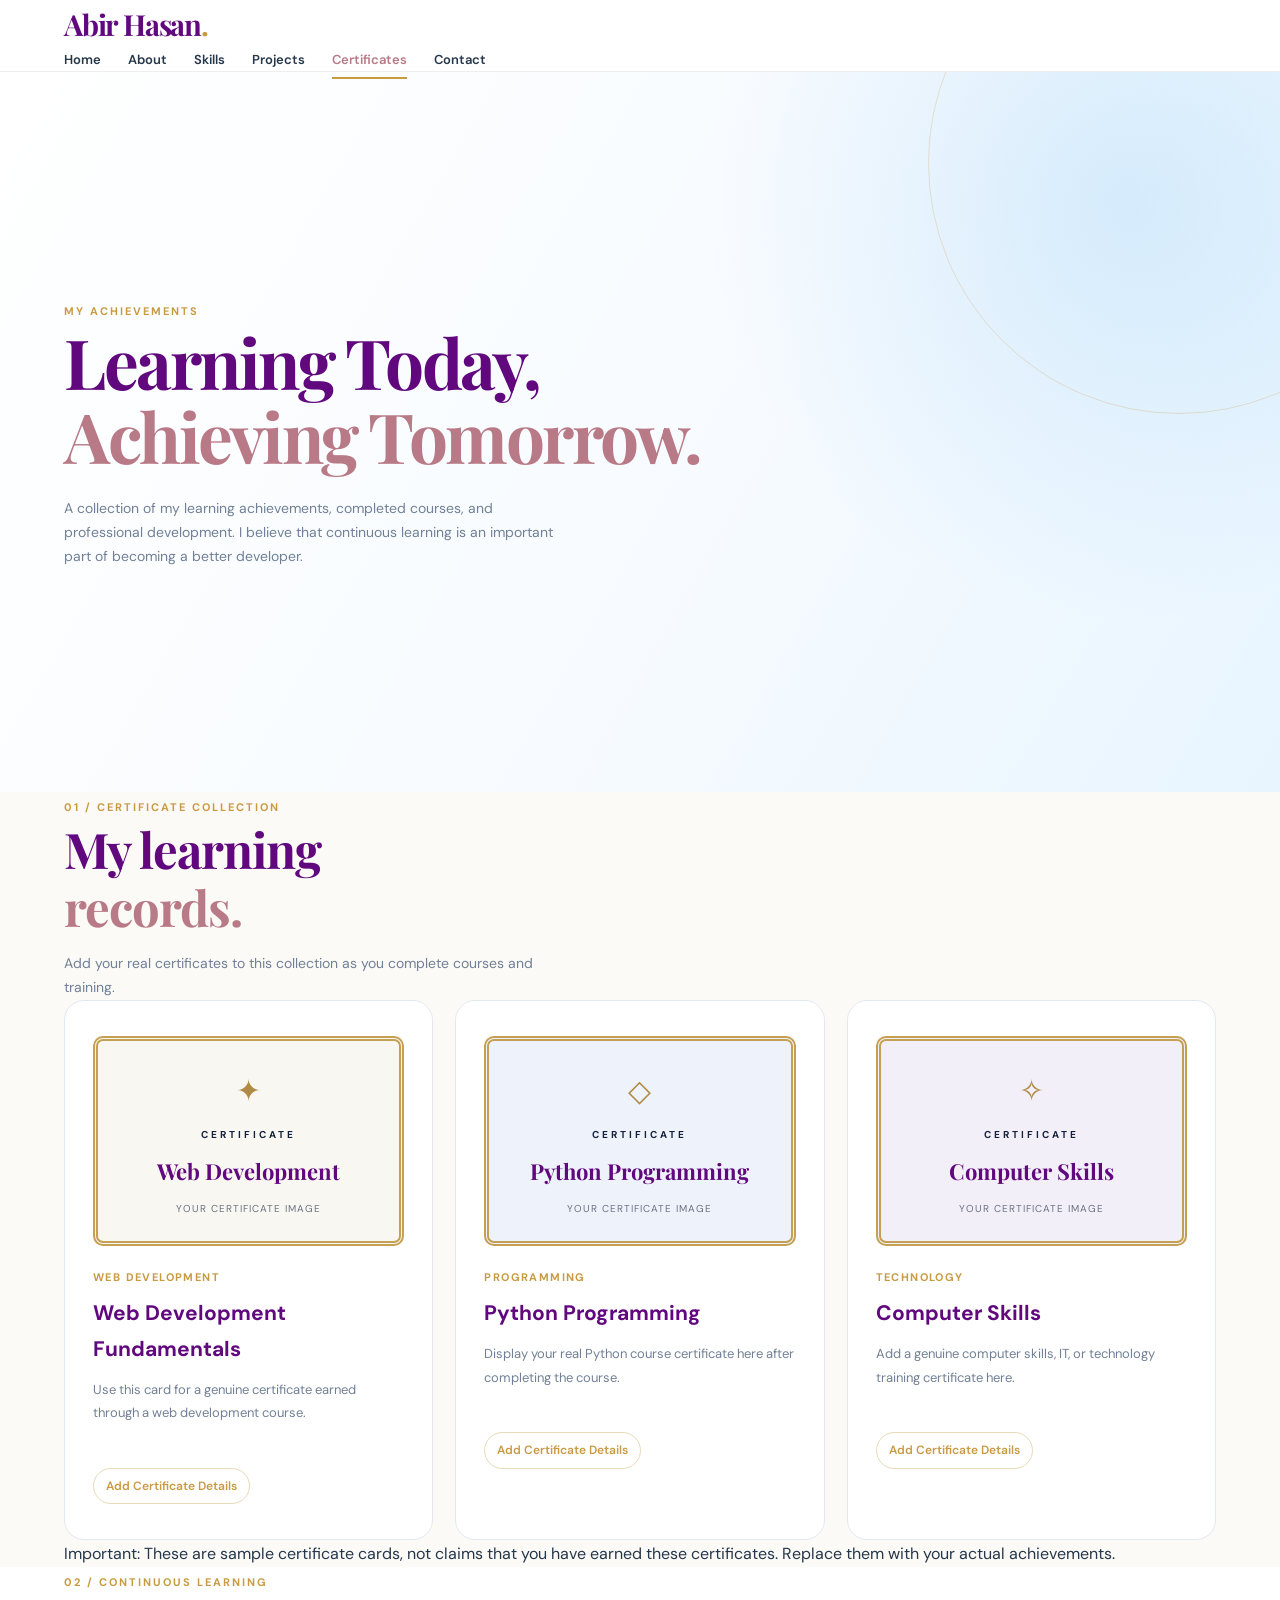
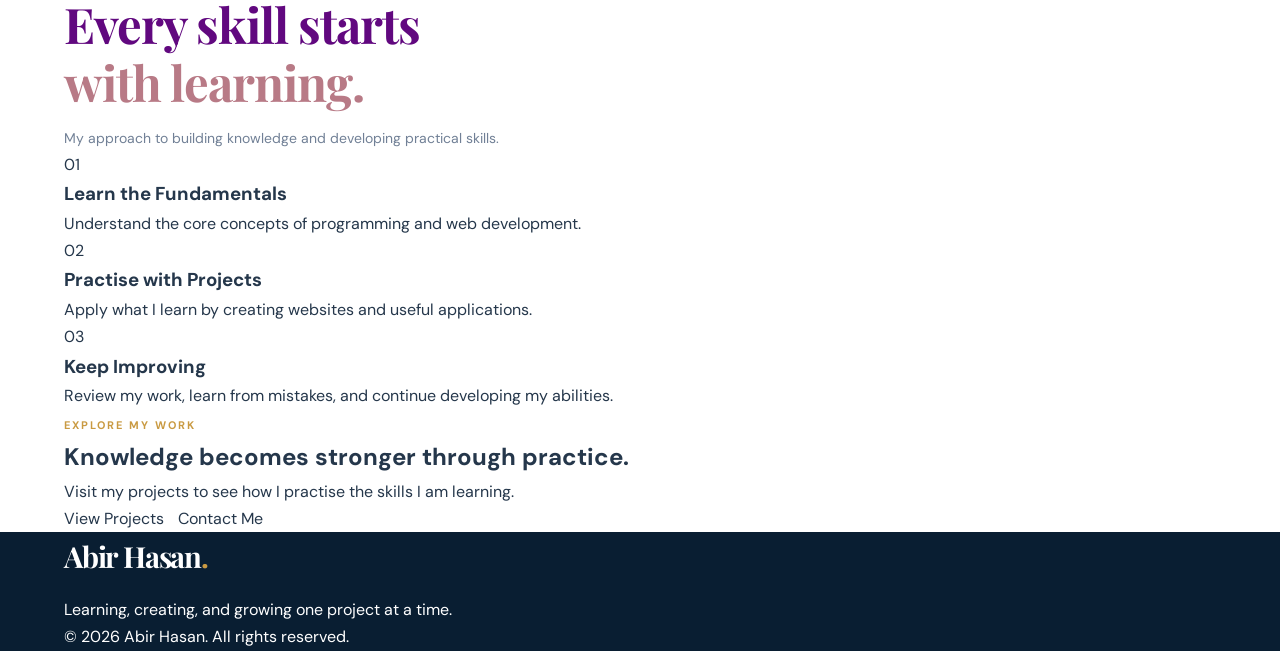
<file: certificates.html>
<!DOCTYPE html>
<html lang="en">
<head>
    <meta charset="UTF-8">
    <meta name="viewport" content="width=device-width, initial-scale=1.0">

    <meta name="description"
          content="Explore the certificates, courses, and learning achievements of Abir Hasan.">

    <title>Certificates | Abir Hasan</title>

    <link rel="preconnect" href="https://fonts.googleapis.com">
    <link rel="preconnect" href="https://fonts.gstatic.com" crossorigin>

    <link href="https://fonts.googleapis.com/css2?family=DM+Sans:wght@400;500;600;700&family=Playfair+Display:wght@400;500;600;700&display=swap"
          rel="stylesheet">

    <link rel="stylesheet" href="style.css">
</head>

<body>

    <!-- HEADER -->
    <header class="site-header">
        <div class="container nav-container">

            <a href="index.html" class="logo">
                Abir Hasan<span>.</span>
            </a>

            <button class="menu-toggle"
                    id="menuToggle"
                    type="button"
                    aria-label="Open navigation"
                    aria-expanded="false"
                    aria-controls="navMenu">
                <span></span>
                <span></span>
                <span></span>
            </button>

            <nav class="nav-menu" id="navMenu"
                 aria-label="Main navigation">
                <a href="index.html" class="nav-link">Home</a>
                <a href="about.html" class="nav-link">About</a>
                <a href="skills.html" class="nav-link">Skills</a>
                <a href="projects.html" class="nav-link">Projects</a>
                <a href="certificates.html" class="nav-link active"
                   aria-current="page">Certificates</a>
                <a href="contact.html" class="nav-link">Contact</a>
            </nav>

        </div>
    </header>

    <main>

        <!-- HERO -->
        <section class="section hero">
            <div class="container">

                <div class="section-heading">

                    <span class="eyebrow">
                        <span class="eyebrow-line"></span>
                        MY ACHIEVEMENTS
                    </span>

                    <h1 class="section-title">
                        Learning Today,
                        <span class="text-gradient">Achieving Tomorrow.</span>
                    </h1>

                    <p class="section-description">
                        A collection of my learning achievements,
                        completed courses, and professional development.
                        I believe that continuous learning is an important
                        part of becoming a better developer.
                    </p>

                </div>
            </div>
        </section>

        <!-- CERTIFICATE COLLECTION -->
        <section class="section skills-section">
            <div class="container">

                <div class="section-heading">
                    <span class="eyebrow">01 / CERTIFICATE COLLECTION</span>

                    <h2 class="section-title">
                        My learning
                        <span class="text-gradient">records.</span>
                    </h2>

                    <p class="section-description">
                        Add your real certificates to this collection
                        as you complete courses and training.
                    </p>
                </div>

                <div class="skills-grid">

                    <!-- CERTIFICATE 1 -->
                    <article class="skill-card certificate-card">

                        <div class="certificate-preview">
                            <span class="certificate-symbol">✦</span>
                            <span class="certificate-label">
                                CERTIFICATE
                            </span>
                            <h3>Web Development</h3>
                            <span class="certificate-placeholder">
                                YOUR CERTIFICATE IMAGE
                            </span>
                        </div>

                        <div class="project-category">WEB DEVELOPMENT</div>

                        <h3>Web Development Fundamentals</h3>

                        <p>
                            Use this card for a genuine certificate
                            earned through a web development course.
                        </p>

                        <span class="project-status">
                            Add Certificate Details
                        </span>

                    </article>

                    <!-- CERTIFICATE 2 -->
                    <article class="skill-card certificate-card">

                        <div class="certificate-preview certificate-blue">
                            <span class="certificate-symbol">◇</span>
                            <span class="certificate-label">
                                CERTIFICATE
                            </span>
                            <h3>Python Programming</h3>
                            <span class="certificate-placeholder">
                                YOUR CERTIFICATE IMAGE
                            </span>
                        </div>

                        <div class="project-category">PROGRAMMING</div>

                        <h3>Python Programming</h3>

                        <p>
                            Display your real Python course certificate
                            here after completing the course.
                        </p>

                        <span class="project-status">
                            Add Certificate Details
                        </span>

                    </article>

                    <!-- CERTIFICATE 3 -->
                    <article class="skill-card certificate-card">

                        <div class="certificate-preview certificate-purple">
                            <span class="certificate-symbol">✧</span>
                            <span class="certificate-label">
                                CERTIFICATE
                            </span>
                            <h3>Computer Skills</h3>
                            <span class="certificate-placeholder">
                                YOUR CERTIFICATE IMAGE
                            </span>
                        </div>

                        <div class="project-category">TECHNOLOGY</div>

                        <h3>Computer Skills</h3>

                        <p>
                            Add a genuine computer skills, IT, or
                            technology training certificate here.
                        </p>

                        <span class="project-status">
                            Add Certificate Details
                        </span>

                    </article>

                </div>

                <p class="progress-note">
                    Important: These are sample certificate cards,
                    not claims that you have earned these certificates.
                    Replace them with your actual achievements.
                </p>

            </div>
        </section>

        <!-- LEARNING PHILOSOPHY -->
        <section class="section journey-section">
            <div class="container">

                <div class="section-heading">
                    <span class="eyebrow">02 / CONTINUOUS LEARNING</span>

                    <h2 class="section-title">
                        Every skill starts
                        <span class="text-gradient">with learning.</span>
                    </h2>

                    <p class="section-description">
                        My approach to building knowledge and
                        developing practical skills.
                    </p>
                </div>

                <div class="journey-list">

                    <article class="journey-item">
                        <div class="journey-marker">01</div>
                        <div class="journey-content">
                            <h3>Learn the Fundamentals</h3>
                            <p>
                                Understand the core concepts of
                                programming and web development.
                            </p>
                        </div>
                    </article>

                    <article class="journey-item">
                        <div class="journey-marker">02</div>
                        <div class="journey-content">
                            <h3>Practise with Projects</h3>
                            <p>
                                Apply what I learn by creating websites
                                and useful applications.
                            </p>
                        </div>
                    </article>

                    <article class="journey-item">
                        <div class="journey-marker">03</div>
                        <div class="journey-content">
                            <h3>Keep Improving</h3>
                            <p>
                                Review my work, learn from mistakes,
                                and continue developing my abilities.
                            </p>
                        </div>
                    </article>

                </div>
            </div>
        </section>

        <!-- CTA -->
        <section class="section cta-section">
            <div class="container">

                <div class="cta-card">

                    <span class="eyebrow">EXPLORE MY WORK</span>

                    <h2>
                        Knowledge becomes stronger
                        <span class="text-gradient">through practice.</span>
                    </h2>

                    <p>
                        Visit my projects to see how I practise
                        the skills I am learning.
                    </p>

                    <div class="hero-actions">
                        <a href="projects.html" class="btn btn-primary">
                            View Projects
                        </a>

                        <a href="contact.html" class="btn btn-outline">
                            Contact Me
                        </a>
                    </div>

                </div>
            </div>
        </section>

    </main>

    <!-- FOOTER -->
    <footer class="site-footer">
        <div class="container footer-content">

            <a href="index.html" class="logo footer-logo">
                Abir Hasan<span>.</span>
            </a>

            <p>Learning, creating, and growing one project at a time.</p>

            <p class="copyright">
                &copy; <span id="currentYear"></span> Abir Hasan.
                All rights reserved.
            </p>

        </div>
    </footer>

    <script src="script.js"></script>

</body>
</html>
</file>
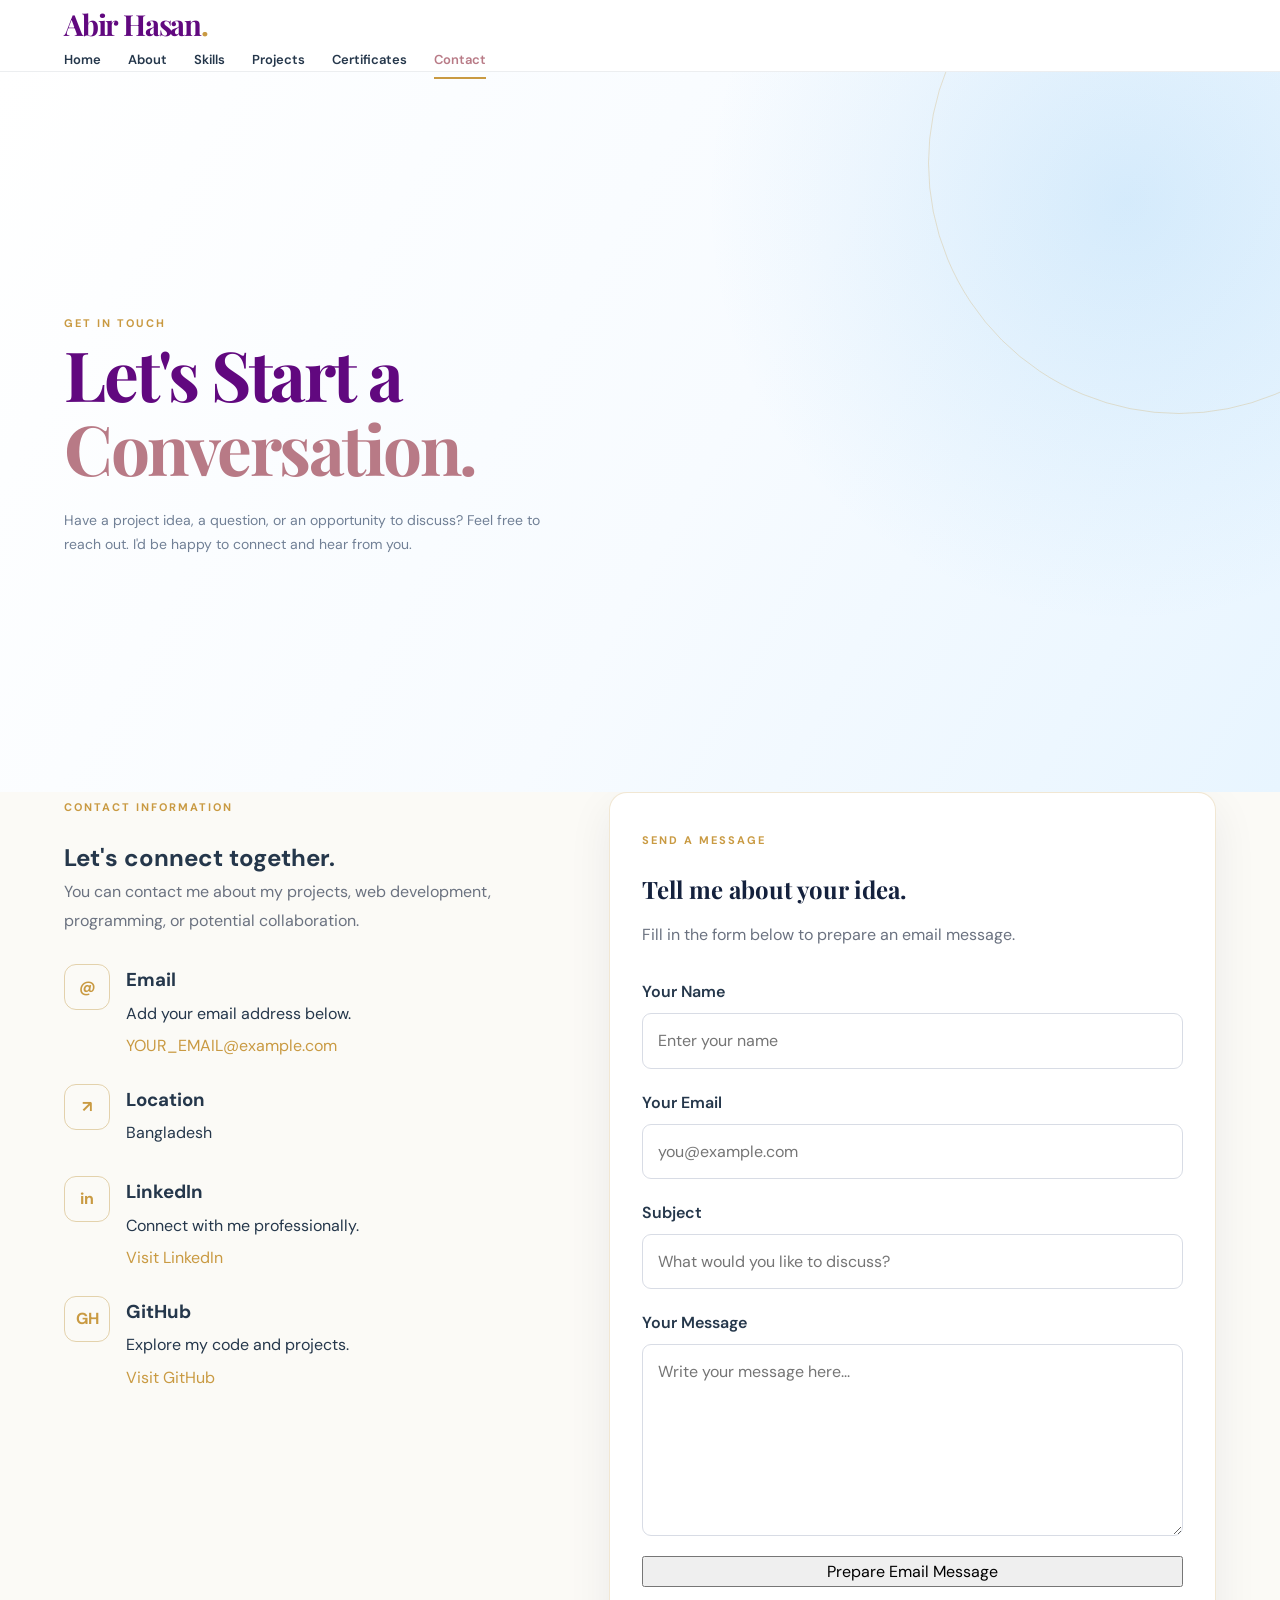
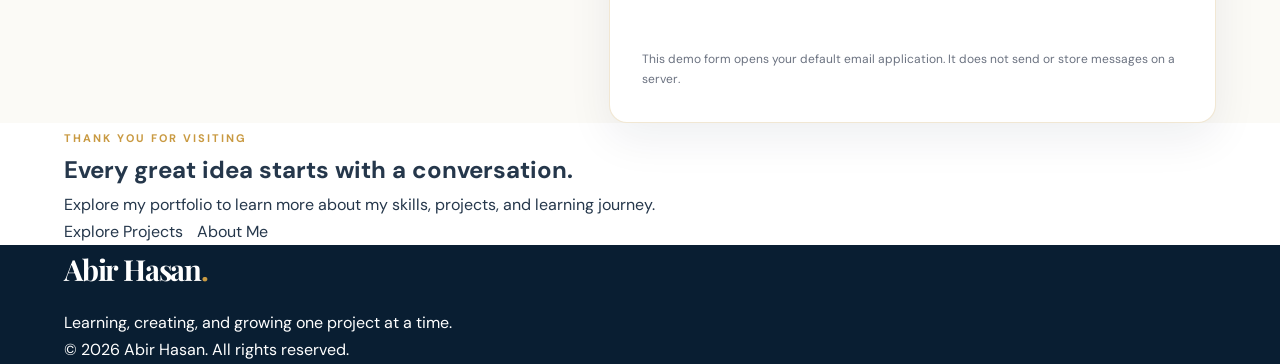
<file: contact.html>
<!DOCTYPE html>
<html lang="en">
<head>
    <meta charset="UTF-8">
    <meta name="viewport" content="width=device-width, initial-scale=1.0">

    <meta name="description"
          content="Contact Abir Hasan to discuss web development, projects, and collaboration.">

    <title>Contact Me | Abir Hasan</title>

    <link rel="preconnect" href="https://fonts.googleapis.com">
    <link rel="preconnect" href="https://fonts.gstatic.com" crossorigin>

    <link href="https://fonts.googleapis.com/css2?family=DM+Sans:wght@400;500;600;700&family=Playfair+Display:wght@400;500;600;700&display=swap"
          rel="stylesheet">

    <link rel="stylesheet" href="style.css">
</head>

<body>

    <!-- HEADER -->
    <header class="site-header">
        <div class="container nav-container">

            <a href="index.html" class="logo">
                Abir Hasan<span>.</span>
            </a>

            <button class="menu-toggle"
                    id="menuToggle"
                    type="button"
                    aria-label="Open navigation"
                    aria-expanded="false"
                    aria-controls="navMenu">
                <span></span>
                <span></span>
                <span></span>
            </button>

            <nav class="nav-menu" id="navMenu"
                 aria-label="Main navigation">
                <a href="index.html" class="nav-link">Home</a>
                <a href="about.html" class="nav-link">About</a>
                <a href="skills.html" class="nav-link">Skills</a>
                <a href="projects.html" class="nav-link">Projects</a>
                <a href="certificates.html" class="nav-link">Certificates</a>
                <a href="contact.html" class="nav-link active"
                   aria-current="page">Contact</a>
            </nav>

        </div>
    </header>

    <main>

        <!-- CONTACT HERO -->
        <section class="section hero">
            <div class="container">

                <div class="section-heading">

                    <span class="eyebrow">
                        <span class="eyebrow-line"></span>
                        GET IN TOUCH
                    </span>

                    <h1 class="section-title">
                        Let's Start a
                        <span class="text-gradient">Conversation.</span>
                    </h1>

                    <p class="section-description">
                        Have a project idea, a question, or an opportunity
                        to discuss? Feel free to reach out. I'd be happy
                        to connect and hear from you.
                    </p>

                </div>
            </div>
        </section>

        <!-- CONTACT CONTENT -->
        <section class="section skills-section">
            <div class="container contact-grid">

                <!-- CONTACT INFORMATION -->
                <div class="contact-info">

                    <span class="eyebrow">CONTACT INFORMATION</span>

                    <h2 class="section-title">
                        Let's connect
                        <span class="text-gradient">together.</span>
                    </h2>

                    <p class="contact-description">
                        You can contact me about my projects,
                        web development, programming, or potential
                        collaboration.
                    </p>

                    <div class="contact-detail">

                        <div class="contact-icon" aria-hidden="true">
                            @
                        </div>

                        <div>
                            <h3>Email</h3>
                            <p>Add your email address below.</p>
                            <a href="mailto:YOUR_EMAIL@example.com">
                                YOUR_EMAIL@example.com
                            </a>
                        </div>

                    </div>

                    <div class="contact-detail">

                        <div class="contact-icon" aria-hidden="true">
                            ↗
                        </div>

                        <div>
                            <h3>Location</h3>
                            <p>Bangladesh</p>
                        </div>

                    </div>

                    <div class="contact-detail">

                        <div class="contact-icon" aria-hidden="true">
                            in
                        </div>

                        <div>
                            <h3>LinkedIn</h3>
                            <p>Connect with me professionally.</p>
                            <a href="https://www.linkedin.com/"
                               target="_blank"
                               rel="noopener noreferrer">
                                Visit LinkedIn
                            </a>
                        </div>

                    </div>

                    <div class="contact-detail">

                        <div class="contact-icon" aria-hidden="true">
                            GH
                        </div>

                        <div>
                            <h3>GitHub</h3>
                            <p>Explore my code and projects.</p>
                            <a href="https://github.com/"
                               target="_blank"
                               rel="noopener noreferrer">
                                Visit GitHub
                            </a>
                        </div>

                    </div>

                </div>

                <!-- CONTACT FORM -->
                <div class="contact-form-wrapper">

                    <span class="eyebrow">SEND A MESSAGE</span>

                    <h2>Tell me about your idea.</h2>

                    <p class="contact-description">
                        Fill in the form below to prepare an email message.
                    </p>

                    <form id="contactForm" class="contact-form">

                        <div class="form-group">
                            <label for="name">Your Name</label>
                            <input
                                type="text"
                                id="name"
                                name="name"
                                placeholder="Enter your name"
                                autocomplete="name"
                                required>
                        </div>

                        <div class="form-group">
                            <label for="email">Your Email</label>
                            <input
                                type="email"
                                id="email"
                                name="email"
                                placeholder="you@example.com"
                                autocomplete="email"
                                required>
                        </div>

                        <div class="form-group">
                            <label for="subject">Subject</label>
                            <input
                                type="text"
                                id="subject"
                                name="subject"
                                placeholder="What would you like to discuss?"
                                required>
                        </div>

                        <div class="form-group">
                            <label for="message">Your Message</label>
                            <textarea
                                id="message"
                                name="message"
                                rows="6"
                                placeholder="Write your message here..."
                                required></textarea>
                        </div>

                        <button type="submit" class="btn btn-primary">
                            Prepare Email Message
                        </button>

                        <p id="formStatus"
                           class="form-status"
                           role="status"
                           aria-live="polite">
                        </p>

                    </form>

                    <p class="form-note">
                        This demo form opens your default email application.
                        It does not send or store messages on a server.
                    </p>

                </div>

            </div>
        </section>

        <!-- CTA -->
        <section class="section cta-section">
            <div class="container">

                <div class="cta-card">

                    <span class="eyebrow">THANK YOU FOR VISITING</span>

                    <h2>
                        Every great idea starts
                        <span class="text-gradient">with a conversation.</span>
                    </h2>

                    <p>
                        Explore my portfolio to learn more about
                        my skills, projects, and learning journey.
                    </p>

                    <div class="hero-actions">
                        <a href="projects.html" class="btn btn-primary">
                            Explore Projects
                        </a>

                        <a href="about.html" class="btn btn-outline">
                            About Me
                        </a>
                    </div>

                </div>

            </div>
        </section>

    </main>

    <!-- FOOTER -->
    <footer class="site-footer">
        <div class="container footer-content">

            <a href="index.html" class="logo footer-logo">
                Abir Hasan<span>.</span>
            </a>

            <p>Learning, creating, and growing one project at a time.</p>

            <p class="copyright">
                &copy; <span id="currentYear"></span> Abir Hasan.
                All rights reserved.
            </p>

        </div>
    </footer>

    <script src="script.js"></script>

    <script>
        const contactForm = document.getElementById("contactForm");
        const formStatus = document.getElementById("formStatus");

        contactForm.addEventListener("submit", function (event) {
            event.preventDefault();

            const name = document.getElementById("name").value.trim();
            const email = document.getElementById("email").value.trim();
            const subject = document.getElementById("subject").value.trim();
            const message = document.getElementById("message").value.trim();

            if (!name || !email || !subject || !message) {
                formStatus.textContent = "Please complete every field.";
                return;
            }

            const recipient = "YOUR_EMAIL@example.com";

            if (recipient === "YOUR_EMAIL@example.com") {
                formStatus.textContent =
                    "Please replace YOUR_EMAIL@example.com with your real email address in contact.html.";
                return;
            }

            const mailSubject = encodeURIComponent(subject);
            const mailBody = encodeURIComponent(
                "Name: " + name +
                "\nEmail: " + email +
                "\n\nMessage:\n" + message
            );

            formStatus.textContent =
                "Opening your email application. Review the message and send it there.";

            window.location.href =
                "mailto:" + recipient +
                "?subject=" + mailSubject +
                "&body=" + mailBody;
        });
    </script>

</body>
</html>
</file>
<file: style.css>
/* =========================================
   ABIR HASAN — PREMIUM PORTFOLIO
   Greek / Mediterranean Inspired Design
========================================= */

:root {
    --navy: #61087f;
    --blue: #b87a86;
    --blue-light: #e9f4ff;
    --gold: #c99a42;
    --white: #ffffff;
    --ivory: #fbfaf6;
    --text: #25374b;
    --muted: #718096;
    --border: #e2e8f0;
    --shadow: 0 20px 60px rgba(16, 43, 70, 0.10);
    --radius: 20px;
    --container: 1200px;
}

* {
    margin: 0;
    padding: 0;
    box-sizing: border-box;
}

html {
    scroll-behavior: smooth;
    scroll-padding-top: 90px;
}

body {
    font-family: "DM Sans", Arial, sans-serif;
    background: var(--white);
    color: var(--text);
    line-height: 1.7;
    overflow-x: hidden;
}

img {
    display: block;
    max-width: 100%;
}

a {
    color: inherit;
    text-decoration: none;
}

button {
    font: inherit;
}

.container {
    width: min(90%, var(--container));
    margin-inline: auto;
}

.section-padding {
    padding: 105px 0;
}

/* NAVIGATION */

.site-header {
    position: sticky;
    top: 0;
    z-index: 1000;
    background: rgba(255, 255, 255, 0.94);
    backdrop-filter: blur(18px);
    border-bottom: 1px solid rgba(16, 43, 70, 0.08);
}

.navbar {
    min-height: 84px;
    display: flex;
    align-items: center;
    justify-content: space-between;
    gap: 30px;
}

.logo,
.footer-logo {
    flex-shrink: 0;
    font-family: "Playfair Display", Georgia, serif;
    font-size: 29px;
    font-weight: 700;
    letter-spacing: -1.2px;
    color: var(--navy);
}

.logo span,
.footer-logo span {
    color: var(--gold);
}

.nav-menu {
    display: flex;
    align-items: center;
    gap: 27px;
    list-style: none;
}

.nav-link {
    position: relative;
    display: inline-block;
    font-size: 13px;
    font-weight: 600;
    color: var(--text);
    transition: color 0.25s ease;
}

.nav-link::after {
    content: "";
    position: absolute;
    left: 0;
    bottom: -8px;
    width: 0;
    height: 2px;
    background: var(--gold);
    transition: width 0.25s ease;
}

.nav-link:hover,
.nav-link.active {
    color: var(--blue);
}

.nav-link:hover::after,
.nav-link.active::after {
    width: 100%;
}

.nav-contact {
    padding: 11px 18px;
    border: 1px solid var(--navy);
    border-radius: 5px;
}

.nav-contact::after {
    display: none;
}

.nav-contact:hover {
    background: var(--navy);
    color: var(--white);
}

.menu-toggle {
    display: none;
    width: 44px;
    height: 44px;
    background: var(--white);
    border: 1px solid var(--border);
    border-radius: 8px;
    cursor: pointer;
    align-items: center;
    justify-content: center;
    flex-direction: column;
    gap: 5px;
}

.menu-toggle span {
    display: block;
    width: 20px;
    height: 2px;
    background: var(--navy);
}

/* HERO SECTION */

.hero {
    position: relative;
    min-height: 720px;
    display: flex;
    flex-direction: column;
    justify-content: center;
    overflow: hidden;
    background:
        radial-gradient(
            circle at 88% 18%,
            rgba(88, 174, 237, 0.19),
            transparent 33%
        ),
        linear-gradient(120deg, #ffffff 0%, #f7fbff 55%, #e8f5ff 100%);
}

.hero::before {
    content: "";
    position: absolute;
    top: -160px;
    right: -150px;
    width: 500px;
    height: 500px;
    border: 1px solid rgba(201, 154, 66, 0.25);
    border-radius: 50%;
    pointer-events: none;
}

.hero-grid {
    display: grid;
    grid-template-columns: 1fr 0.9fr;
    align-items: center;
    gap: 70px;
    padding-top: 45px;
    padding-bottom: 75px;
}

.hero-content {
    position: relative;
    z-index: 2;
    animation: fadeUp 0.8s ease both;
}

.hero-label {
    display: inline-flex;
    align-items: center;
    gap: 10px;
    margin-bottom: 24px;
    color: var(--blue);
    font-size: 11px;
    font-weight: 700;
    letter-spacing: 3px;
}

.label-dot {
    width: 8px;
    height: 8px;
    background: var(--gold);
    border-radius: 50%;
}

.hero h1 {
    font-family: "Playfair Display", Georgia, serif;
    font-size: clamp(46px, 5.4vw, 76px);
    line-height: 1.08;
    letter-spacing: -2.5px;
    color: var(--navy);
    margin-bottom: 24px;
}

.hero h1 span {
    display: block;
    color: var(--blue);
}

.hero-description {
    max-width: 490px;
    margin-bottom: 32px;
    color: var(--muted);
    font-size: 16px;
    line-height: 1.9;
}

.hero-actions {
    display: flex;
    flex-wrap: wrap;
    gap: 14px;
}

.button {
    min-height: 50px;
    padding: 13px 23px;
    display: inline-flex;
    align-items: center;
    justify-content: center;
    gap: 12px;
    border: 1px solid transparent;
    border-radius: 6px;
    font-size: 13px;
    font-weight: 700;
    transition:
        transform 0.25s ease,
        background 0.25s ease,
        color 0.25s ease,
        box-shadow 0.25s ease;
}

.button:hover {
    transform: translateY(-3px);
}

.button-primary {
    background: var(--navy);
    color: var(--white);
    box-shadow: 0 10px 25px rgba(16, 43, 70, 0.15);
}

.button-primary:hover {
    background: var(--blue);
    box-shadow: 0 15px 30px rgba(7, 85, 164, 0.2);
}

.button-secondary {
    border-color: #b9c8d8;
    color: var(--navy);
    background: transparent;
}

.button-secondary:hover {
    border-color: var(--navy);
    background: var(--white);
}

.hero-meta {
    display: flex;
    align-items: center;
    gap: 12px;
    margin-top: 55px;
}

.meta-line {
    width: 38px;
    height: 2px;
    background: var(--gold);
}

.hero-meta p {
    color: var(--muted);
    font-size: 10px;
    font-weight: 700;
    letter-spacing: 1.5px;
}

/* HERO PORTRAIT */

.hero-visual {
    position: relative;
    min-width: 0;
    animation: fadeUp 1s 0.15s ease both;
}

.portrait-frame {
    position: relative;
    width: 100%;
    height: 520px;
    overflow: hidden;
    border-radius: 180px 180px 12px 12px;
    background: #dceeff;
    box-shadow: var(--shadow);
}

.profile-image {
    width: 100%;
    height: 100%;
    object-fit: cover;
    object-position: center;
    transition: transform 0.7s ease;
}

.portrait-frame:hover .profile-image {
    transform: scale(1.04);
}

.portrait-overlay {
    position: absolute;
    right: 0;
    bottom: 0;
    left: 0;
    padding: 45px 25px 23px;
    color: var(--white);
    background: linear-gradient(
        transparent,
        rgba(16, 43, 70, 0.78)
    );
}

.portrait-overlay p {
    font-family: "Playfair Display", Georgia, serif;
    font-size: 25px;
}

.portrait-overlay span {
    font-size: 10px;
    letter-spacing: 2px;
}

.floating-note {
    position: absolute;
    left: -42px;
    bottom: 65px;
    display: flex;
    align-items: center;
    gap: 13px;
    padding: 17px 20px;
    background: var(--white);
    border: 1px solid var(--border);
    border-radius: 10px;
    box-shadow: var(--shadow);
}

.note-symbol {
    font-size: 27px;
    color: var(--gold);
}

.floating-note strong {
    display: block;
    color: var(--navy);
    font-size: 12px;
}

.floating-note p {
    color: var(--muted);
    font-size: 10px;
}

.hero-decoration {
    position: absolute;
    top: 18px;
    right: -30px;
    z-index: -1;
    font-family: "Playfair Display", Georgia, serif;
    font-size: 100px;
    font-weight: 700;
    color: rgba(7, 85, 164, 0.08);
}

.hero-bottom {
    display: flex;
    align-items: center;
    justify-content: space-between;
    gap: 20px;
    padding-top: 20px;
    padding-bottom: 20px;
    border-top: 1px solid rgba(16, 43, 70, 0.12);
    color: var(--muted);
    font-size: 10px;
    font-weight: 700;
    letter-spacing: 1.5px;
}

.hero-bottom a:hover {
    color: var(--blue);
}

/* SECTION HEADINGS */

.eyebrow {
    margin-bottom: 15px;
    color: var(--gold);
    font-size: 11px;
    font-weight: 700;
    letter-spacing: 2px;
}

.section-heading h2,
.certificate-copy h2 {
    font-family: "Playfair Display", Georgia, serif;
    font-size: clamp(32px, 4vw, 49px);
    line-height: 1.2;
    letter-spacing: -1px;
    color: var(--navy);
}

.section-heading h2 span,
.certificate-copy h2 span {
    display: block;
    color: var(--blue);
}

.section-description {
    max-width: 500px;
    margin-top: 15px;
    color: var(--muted);
    font-size: 14px;
}

.section-top {
    display: flex;
    align-items: end;
    justify-content: space-between;
    gap: 25px;
    margin-bottom: 42px;
}

/* TEXT LINKS */

.text-link {
    display: inline-flex;
    align-items: center;
    gap: 9px;
    padding-bottom: 5px;
    border-bottom: 1px solid var(--gold);
    color: var(--navy);
    font-size: 12px;
    font-weight: 700;
    transition: color 0.25s ease;
}

.text-link:hover {
    color: var(--blue);
}

/* INTRODUCTION */

.intro-section {
    background: var(--white);
}

.intro-grid {
    display: grid;
    grid-template-columns: 1fr 0.9fr;
    gap: 80px;
    align-items: start;
}

.intro-content p {
    margin-bottom: 20px;
    color: var(--muted);
    font-size: 15px;
    line-height: 1.9;
}

.intro-content .text-link {
    margin-top: 10px;
}

/* SKILLS */

.skills-section {
    background: var(--ivory);
}

.skills-grid {
    display: grid;
    grid-template-columns: repeat(3, minmax(0, 1fr));
    gap: 22px;
}

.skill-card {
    position: relative;
    padding: 35px 28px;
    background: var(--white);
    border: 1px solid var(--border);
    border-radius: var(--radius);
    transition:
        transform 0.3s ease,
        box-shadow 0.3s ease,
        border-color 0.3s ease;
}

.skill-card:hover {
    transform: translateY(-7px);
    box-shadow: var(--shadow);
    border-color: #c4d8ef;
}

.featured-skill {
    border-top: 3px solid var(--gold);
}

.skill-number {
    position: absolute;
    top: 25px;
    right: 25px;
    color: #a8b7c7;
    font-size: 12px;
    font-weight: 700;
}

.skill-icon {
    width: 52px;
    height: 52px;
    margin-bottom: 24px;
    display: grid;
    place-items: center;
    border-radius: 12px;
    background: var(--blue-light);
    color: var(--blue);
    font-family: "Playfair Display", Georgia, serif;
    font-size: 24px;
    font-weight: 700;
}

.skill-card h3 {
    margin-bottom: 10px;
    color: var(--navy);
    font-size: 21px;
}

.skill-card p {
    min-height: 70px;
    color: var(--muted);
    font-size: 13px;
    line-height: 1.8;
}

.skill-tag {
    display: inline-block;
    margin-top: 23px;
    color: var(--blue);
    font-size: 10px;
    font-weight: 700;
    letter-spacing: 1.2px;
}

/* PROJECTS */

.projects-section {
    background: var(--white);
}

.projects-grid {
    display: grid;
    grid-template-columns: repeat(2, minmax(0, 1fr));
    gap: 38px 26px;
}

.project-card {
    min-width: 0;
}

.project-image-link {
    position: relative;
    display: block;
    aspect-ratio: 16 / 10;
    overflow: hidden;
    border-radius: 12px;
    background: var(--blue-light);
}

.project-image {
    width: 100%;
    height: 100%;
    object-fit: cover;
    transition: transform 0.6s ease;
}

.project-image-link:hover .project-image {
    transform: scale(1.06);
}

.project-overlay {
    position: absolute;
    right: 15px;
    bottom: 15px;
    padding: 12px 15px;
    background: var(--white);
    color: var(--navy);
    border-radius: 4px;
    font-size: 10px;
    font-weight: 700;
    opacity: 0;
    transform: translateY(8px);
    transition: all 0.3s ease;
}

.project-image-link:hover .project-overlay {
    opacity: 1;
    transform: translateY(0);
}

.project-info {
    display: flex;
    align-items: start;
    justify-content: space-between;
    gap: 15px;
    padding-top: 20px;
}

.project-category {
    margin-bottom: 8px;
    color: var(--gold);
    font-size: 10px;
    font-weight: 700;
    letter-spacing: 1.2px;
}

.project-info h3 {
    margin-bottom: 8px;
    color: var(--navy);
    font-family: "Playfair Display", Georgia, serif;
    font-size: 25px;
}

.project-info p:not(.project-category) {
    max-width: 420px;
    color: var(--muted);
    font-size: 13px;
}

.project-arrow {
    color: var(--blue);
    font-size: 25px;
}

/* GREEK ARCHITECTURE BANNER */

.visual-banner {
    position: relative;
    min-height: 420px;
    display: flex;
    align-items: center;
    overflow: hidden;
    background: var(--navy);
}

.banner-image {
    position: absolute;
    inset: 0;
}

.banner-image::after {
    content: "";
    position: absolute;
    inset: 0;
    background: linear-gradient(
        90deg,
        rgba(16, 43, 70, 0.88),
        rgba(16, 43, 70, 0.48)
    );
}

.banner-image img {
    width: 100%;
    height: 100%;
    object-fit: cover;
}

.banner-content {
    position: relative;
    z-index: 1;
    padding-top: 80px;
    padding-bottom: 80px;
    color: var(--white);
}

.banner-content h2 {
    max-width: 700px;
    font-family: "Playfair Display", Georgia, serif;
    font-size: clamp(36px, 5vw, 60px);
    line-height: 1.2;
}

.banner-content h2 span {
    display: block;
    color: #c7e6ff;
}

.banner-content > p:last-child {
    margin-top: 20px;
    color: #e0ebf5;
    font-size: 15px;
}

/* CERTIFICATES */

.certificates-section {
    background: var(--ivory);
}

.certificate-layout {
    display: grid;
    grid-template-columns: 1fr 0.8fr;
    align-items: center;
    gap: 70px;
}

.certificate-copy > p:not(.eyebrow) {
    max-width: 470px;
    margin: 22px 0 28px;
    color: var(--muted);
    font-size: 14px;
    line-height: 1.9;
}

.certificate-art {
    position: relative;
    min-height: 310px;
    display: grid;
    place-items: center;
}

.certificate-back {
    position: absolute;
    width: 78%;
    height: 210px;
    background: #e8f2fa;
    border: 1px solid #d6e4f1;
    transform: rotate(8deg);
    border-radius: 4px;
}

.certificate-front {
    position: relative;
    width: 85%;
    min-height: 245px;
    padding: 28px 20px;
    display: flex;
    align-items: center;
    justify-content: center;
    flex-direction: column;
    text-align: center;
    background: var(--white);
    border: 1px solid #d8c59b;
    outline: 5px solid rgba(201, 154, 66, 0.09);
    box-shadow: var(--shadow);
}

.certificate-seal {
    width: 48px;
    height: 48px;
    display: grid;
    place-items: center;
    margin-bottom: 12px;
    border: 1px solid var(--gold);
    border-radius: 50%;
    color: var(--gold);
    font-family: "Playfair Display", Georgia, serif;
    font-size: 17px;
}

.certificate-front > p {
    color: var(--gold);
    font-size: 9px;
    letter-spacing: 2px;
}

.certificate-front h3 {
    margin: 10px 0;
    color: var(--navy);
    font-family: "Playfair Display", Georgia, serif;
    font-size: 23px;
}

.certificate-rule {
    width: 65px;
    height: 1px;
    margin: 6px 0 12px;
    background: var(--gold);
}

.certificate-front small {
    color: var(--muted);
    font-size: 10px;
    letter-spacing: 2px;
}

/* CONTACT CTA */

.contact-section {
    position: relative;
    overflow: hidden;
    background: var(--navy);
    color: var(--white);
    text-align: center;
}

.contact-inner {
    position: relative;
    z-index: 1;
}

.contact-inner h2 {
    font-family: "Playfair Display", Georgia, serif;
    font-size: clamp(36px, 5vw, 58px);
    line-height: 1.25;
}

.contact-inner h2 span {
    display: block;
    color: #a8d5ff;
}

.contact-inner > p:not(.eyebrow) {
    max-width: 500px;
    margin: 20px auto 28px;
    color: #d3dfeb;
    font-size: 14px;
}

.button-light {
    background: var(--white);
    color: var(--navy);
}

.button-light:hover {
    background: #e7f3ff;
}

.contact-decoration {
    position: absolute;
    top: -110px;
    right: 0;
    z-index: -1;
    font-family: "Playfair Display", Georgia, serif;
    font-size: 250px;
    font-weight: 700;
    color: rgba(255, 255, 255, 0.035);
    pointer-events: none;
}

/* FOOTER */

.site-footer {
    background: #091e32;
    color: var(--white);
}

.footer-main {
    display: grid;
    grid-template-columns: 1.3fr 0.7fr 1fr;
    gap: 60px;
    padding-top: 65px;
    padding-bottom: 55px;
}

.footer-logo {
    display: inline-block;
    margin-bottom: 15px;
    color: var(--white);
}

.footer-brand > p,
.footer-note > p:last-child {
    max-width: 300px;
    color: #aebdcc;
    font-size: 13px;
    line-height: 1.8;
}

.footer-heading {
    margin-bottom: 18px;
    color: #d7b66e;
    font-size: 10px;
    font-weight: 700;
    letter-spacing: 2px;
}

.footer-navigation {
    display: flex;
    flex-direction: column;
    align-items: start;
    gap: 10px;
}

.footer-navigation a {
    color: #c5d1dc;
    font-size: 13px;
    transition: color 0.2s ease;
}

.footer-navigation a:hover {
    color: var(--white);
}

.footer-bottom {
    min-height: 70px;
    display: flex;
    align-items: center;
    justify-content: space-between;
    gap: 20px;
    border-top: 1px solid rgba(255, 255, 255, 0.12);
    color: #aebdcc;
    font-size: 11px;
}

.footer-bottom a {
    color: var(--white);
    font-size: 10px;
    font-weight: 700;
    letter-spacing: 1px;
}

/* ANIMATIONS */

@keyframes fadeUp {
    from {
        opacity: 0;
        transform: translateY(22px);
    }

    to {
        opacity: 1;
        transform: translateY(0);
    }
}

/* TABLET */

@media (max-width: 1000px) {
    .nav-menu {
        gap: 17px;
    }

    .hero-grid {
        gap: 40px;
    }

    .portrait-frame {
        height: 460px;
    }

    .intro-grid,
    .certificate-layout {
        gap: 40px;
    }

    .floating-note {
        left: -15px;
    }
}

/* MOBILE NAVIGATION */

@media (max-width: 800px) {
    .navbar {
        min-height: 74px;
    }

    .menu-toggle {
        display: flex;
    }

    .nav-menu {
        position: absolute;
        top: calc(100% + 1px);
        right: 0;
        left: 0;
        display: none;
        align-items: stretch;
        flex-direction: column;
        gap: 0;
        padding: 12px 5% 22px;
        background: var(--white);
        border-bottom: 1px solid var(--border);
        box-shadow: 0 20px 25px rgba(16, 43, 70, 0.08);
    }

    .nav-menu.open {
        display: flex;
    }

    .nav-menu li {
        width: 100%;
    }

    .nav-link {
        display: block;
        padding: 12px 0;
    }

    .nav-link::after {
        display: none;
    }

    .nav-contact {
        display: inline-block;
        margin-top: 8px;
        padding: 10px 15px;
    }

    .hero-grid {
        grid-template-columns: 1fr;
        gap: 50px;
    }

    .hero-content {
        max-width: 650px;
    }

    .hero-visual {
        width: min(100%, 480px);
        margin-inline: auto;
    }

    .portrait-frame {
        height: 500px;
    }

    .intro-grid,
    .certificate-layout {
        grid-template-columns: 1fr;
        gap: 30px;
    }

    .skills-grid {
        grid-template-columns: 1fr;
    }

    .skill-card p {
        min-height: auto;
    }

    .certificate-art {
        max-width: 500px;
        width: 100%;
        margin-inline: auto;
    }

    .footer-main {
        grid-template-columns: 1fr 1fr;
        gap: 35px;
    }

    .footer-note {
        grid-column: 1 / -1;
    }
}

/* SMALL MOBILE */

@media (max-width: 560px) {
    .container {
        width: min(90%, 440px);
    }

    .section-padding {
        padding: 70px 0;
    }

    .logo,
    .footer-logo {
        font-size: 25px;
    }

    .hero {
        min-height: auto;
    }

    .hero-grid {
        padding-top: 55px;
        padding-bottom: 50px;
        gap: 40px;
    }

    .hero-label {
        font-size: 9px;
        letter-spacing: 2px;
    }

    .hero h1 {
        font-size: clamp(43px, 12vw, 58px);
        letter-spacing: -1.7px;
    }

    .hero-description {
        font-size: 14px;
    }

    .hero-actions {
        align-items: stretch;
        flex-direction: column;
    }

    .hero-actions .button {
        width: 100%;
    }

    .hero-meta {
        margin-top: 35px;
    }

    .hero-meta p {
        font-size: 8px;
        letter-spacing: 1px;
    }

    .portrait-frame {
        height: 410px;
        border-radius: 130px 130px 10px 10px;
    }

    .floating-note {
        left: -5px;
        bottom: 25px;
        padding: 12px;
    }

    .hero-decoration {
        right: -5px;
        font-size: 65px;
    }

    .hero-bottom {
        align-items: start;
        flex-direction: column;
        font-size: 9px;
    }

    .section-top {
        align-items: start;
        flex-direction: column;
    }

    .section-heading h2,
    .certificate-copy h2 {
        font-size: 35px;
    }

    .projects-grid {
        grid-template-columns: 1fr;
        gap: 32px;
    }

    .project-info h3 {
        font-size: 23px;
    }

    .visual-banner {
        min-height: 350px;
    }

    .banner-content h2 {
        font-size: 38px;
    }

    .certificate-front {
        width: 88%;
    }

    .contact-inner h2 {
        font-size: 38px;
    }

    .footer-main {
        grid-template-columns: 1fr;
        gap: 35px;
    }

    .footer-note {
        grid-column: auto;
    }

    .footer-bottom {
        align-items: start;
        flex-direction: column;
        justify-content: center;
        padding-top: 20px;
        padding-bottom: 20px;
    }
}

/* REDUCED MOTION ACCESSIBILITY */

@media (prefers-reduced-motion: reduce) {
    *,
    *::before,
    *::after {
        scroll-behavior: auto !important;
        animation-duration: 0.01ms !important;
        transition-duration: 0.01ms !important;
    }
}

/* ===== PROJECTS PAGE ===== */

.project-card {
    display: flex;
    flex-direction: column;
    align-items: flex-start;
}

.project-preview {
    width: 100%;
    min-height: 165px;
    margin-bottom: 22px;
    border-radius: 12px;
    background: linear-gradient(135deg, #101d38, #243d66);
    color: #ffffff;
    display: flex;
    flex-direction: column;
    align-items: center;
    justify-content: center;
    gap: 12px;
    overflow: hidden;
}

.project-preview-blue {
    background: linear-gradient(135deg, #172554, #2563eb);
}

.project-preview-gold {
    background: linear-gradient(135deg, #252b3b, #b08b45);
}

.project-preview-purple {
    background: linear-gradient(135deg, #24204a, #7656a8);
}

.project-preview-icon {
    color: #e3c47c;
    font-family: "Playfair Display", serif;
    font-size: 48px;
}

.project-preview > span {
    font-size: 11px;
    font-weight: 700;
    letter-spacing: 2px;
}

.project-category {
    margin-bottom: 10px;
    color: var(--gold, #c6a052);
    font-size: 11px;
    font-weight: 700;
    letter-spacing: 1.4px;
}

.project-card h3 {
    margin-bottom: 10px;
}

.project-card p {
    line-height: 1.8;
}

.project-link {
    margin-top: 20px;
    text-align: center;
}

.project-status {
    display: inline-block;
    margin-top: 20px;
    padding: 7px 12px;
    border: 1px solid rgba(198, 160, 82, 0.4);
    border-radius: 20px;
    color: var(--gold, #c6a052);
    font-size: 12px;
    font-weight: 600;
}

.project-card .skill-tags {
    margin-top: 12px;
}

.project-card .skill-tags span {
    font-size: 11px;
}

/* ===== CERTIFICATES PAGE ===== */

.certificate-card {
    display: flex;
    flex-direction: column;
    align-items: flex-start;
}

.certificate-preview {
    width: 100%;
    min-height: 210px;
    margin-bottom: 22px;
    padding: 22px 14px;
    border: 5px double #c6a052;
    border-radius: 10px;
    background: #f8f7f2;
    color: #14213d;
    display: flex;
    flex-direction: column;
    align-items: center;
    justify-content: center;
    gap: 10px;
    text-align: center;
}

.certificate-blue {
    background: #eef3fb;
}

.certificate-purple {
    background: #f3eff9;
}

.certificate-symbol {
    color: #b08b45;
    font-size: 30px;
}

.certificate-label {
    font-size: 10px;
    font-weight: 700;
    letter-spacing: 3px;
}

.certificate-preview h3 {
    margin: 0;
    font-family: "Playfair Display", serif;
    font-size: 22px;
}

.certificate-placeholder {
    color: #6b7280;
    font-size: 10px;
    letter-spacing: 1px;
}

.certificate-card > p {
    line-height: 1.8;
}

@media (max-width: 600px) {
    .certificate-preview {
        min-height: 180px;
    }
}

/* ===== CONTACT PAGE ===== */

.contact-grid {
    display: grid;
    grid-template-columns: 0.9fr 1.1fr;
    gap: 48px;
    align-items: start;
}

.contact-info > .section-title {
    margin-top: 18px;
}

.contact-description {
    line-height: 1.8;
    margin-bottom: 28px;
    color: var(--text-muted, #6b7280);
}

.contact-detail {
    display: flex;
    align-items: flex-start;
    gap: 16px;
    margin-bottom: 24px;
}

.contact-icon {
    flex-shrink: 0;
    width: 46px;
    height: 46px;
    border: 1px solid rgba(198, 160, 82, 0.45);
    border-radius: 12px;
    display: grid;
    place-items: center;
    color: var(--gold, #c6a052);
    font-weight: 700;
}

.contact-detail h3 {
    margin-bottom: 5px;
}

.contact-detail p {
    margin-bottom: 6px;
    line-height: 1.6;
}

.contact-detail a {
    color: var(--gold, #c6a052);
    overflow-wrap: anywhere;
    text-decoration: none;
}

.contact-detail a:hover {
    text-decoration: underline;
}

.contact-form-wrapper {
    padding: 32px;
    border: 1px solid rgba(198, 160, 82, 0.25);
    border-radius: 18px;
    background: var(--card-bg, #ffffff);
    box-shadow: 0 15px 45px rgba(20, 33, 61, 0.07);
}

.contact-form-wrapper h2 {
    margin: 16px 0 12px;
    font-family: "Playfair Display", serif;
    color: var(--heading-color, #14213d);
}

.contact-form {
    display: grid;
    gap: 20px;
}

.form-group {
    display: grid;
    gap: 8px;
}

.form-group label {
    font-weight: 600;
}

.form-group input,
.form-group textarea {
    width: 100%;
    padding: 13px 15px;
    border: 1px solid #d8dce5;
    border-radius: 9px;
    background: #ffffff;
    color: #14213d;
    font: inherit;
    box-sizing: border-box;
}

.form-group textarea {
    resize: vertical;
}

.form-group input:focus,
.form-group textarea:focus {
    outline: 2px solid #c6a052;
    outline-offset: 2px;
}

.form-status {
    min-height: 24px;
    line-height: 1.6;
    overflow-wrap: anywhere;
}

.form-note {
    margin-top: 18px;
    font-size: 12px;
    line-height: 1.7;
    color: var(--text-muted, #6b7280);
}

@media (max-width: 800px) {
    .contact-grid {
        grid-template-columns: 1fr;
        gap: 32px;
    }

    .contact-form-wrapper {
        padding: 24px;
    }
}

@media (max-width: 480px) {
    .contact-form-wrapper {
        padding: 18px;
    }
}
</file>
